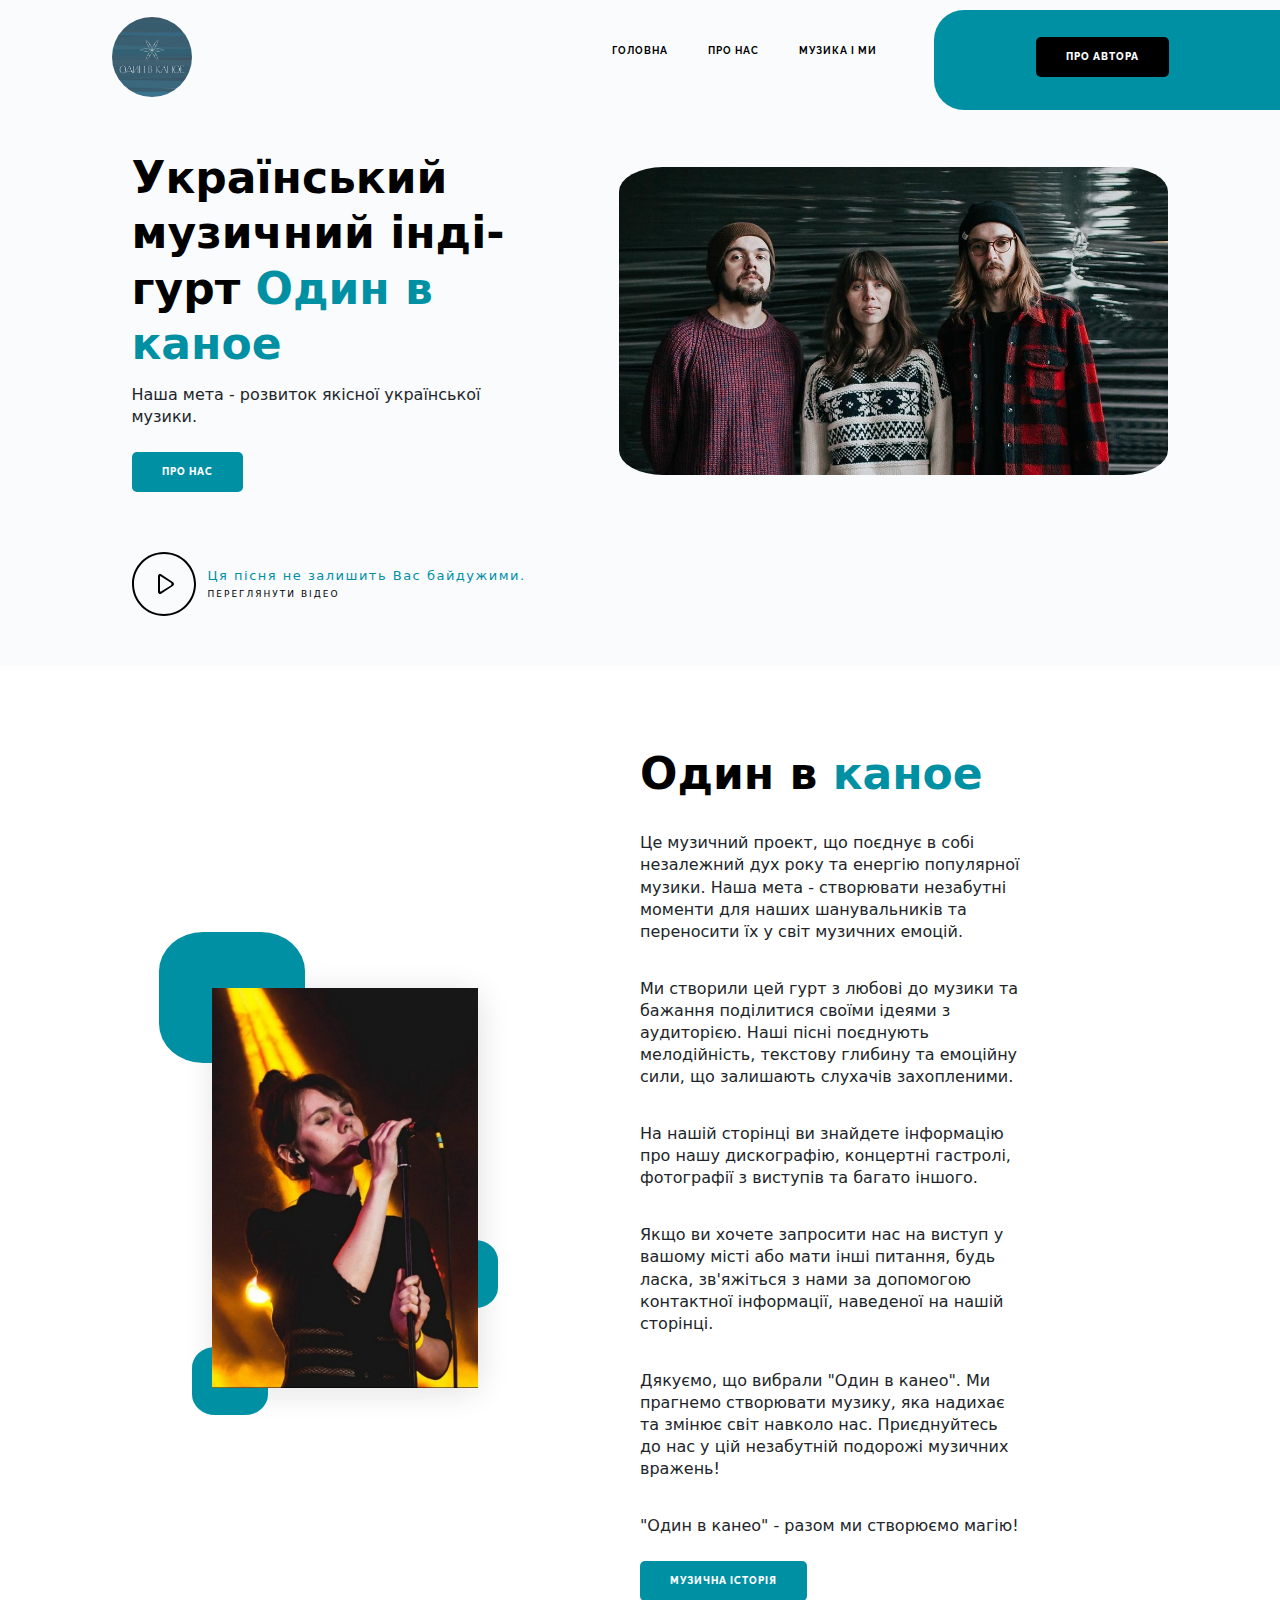
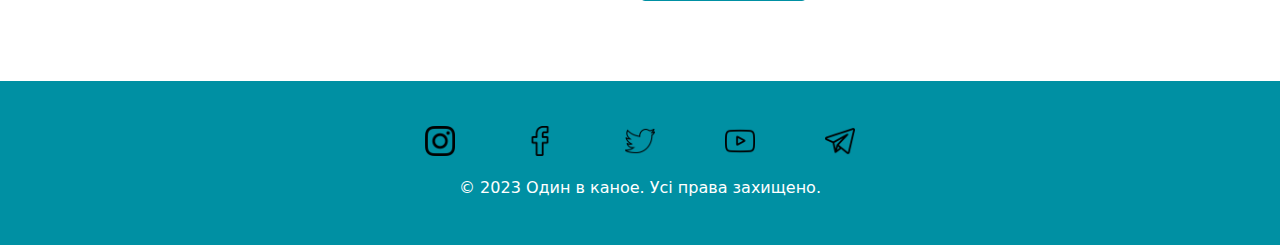
<file: index.html>
<!DOCTYPE html>
<html lang="uk">
  <head>
    <meta charset="UTF-8" />
    <meta name="viewport" content="width=device-width, initial-scale=1.0" />
    <link
      href="https://fonts.googleapis.com/css?family=Rubik:regular,700&display=swap"
      rel="stylesheet"
    />
    <link
      href="https://fonts.googleapis.com/css?family=Raleway:700,800&display=swap"
      rel="stylesheet"
    />
    <link rel="stylesheet" href="css/style.css" />
    <link rel="icon" type="image/x-icon" href="img/favicon.ico">
    <link href="css/bootstrap.css" rel="stylesheet">
    <title>Odun v kanoe</title>
  </head>
  <body>
    <div class="wrapper">
      <header id="open" class="header">
        <div id="close" class="header__container">
          <div class="header__logo">
            <img src="img/logo.jpg" alt="Logotype" class="img-logo">
          </div>
          <div class="header__menu menu">
            <nav id="menu" class="menu__body">
              <ul class="menu__list">
                <li class="menu__item">
                  <a href="index.html" class="menu__link">ГОЛОВНА</a>
                </li>
                <li class="menu__item">
                  <a href="about.html" class="menu__link">ПРО НАС</a>
                </li>
                <li class="menu__item">
                  <a href="music.html" class="menu__link">Музика і ми</a>
                </li>
              </ul>
            </nav>
          </div>

          <div class="header__button">
            <a href="me.html" class="button button-blue">Про автора</a>
            <a href="#open" class="icon-menu"><span></span></a>
            <a href="#close" class="close-icon-menu"></a>
          </div>
        </div>
      </header>

      <main class="main">
        <section class="get-started">
          <div class="get-started__container">
            <div class="get-started__content">
              <div class="get-started__block-text block-text">
                <h1 class="block-text__title block-text__title-blue">
                  Український музичний інді-гурт <span>Один в каное</span>
                </h1>
                <div class="block-text__text">
                  Наша мета - розвиток якісної української музики.
                </div>
                <a href="about.html" class="block-text__button button">ПРО НАС</a>
              </div>
            </div>
            <div class="get-started__image">
              <img src="img/1.jpg" alt="Гурт" class="img-bord">
            </div>
            <div class="get-started__video">
              <a href="https://www.youtube.com/watch?v=tepT4EcBTC0&pp=ygUf0L7QtNC40L0g0LIg0LrQsNC90L7QtSDQvdC10LHQvg%3D%3D" class="video-get-started">
                <div class="video-get-started__icon">
                  <img src="img/playroundedbuttonoutline_104668.svg" alt="Play">
                </div>
                <div class="video-get-started__body">
                  <div class="video-get-started__title">
                    Ця пісня не залишить Вас байдужими.
                  </div>
                  <div class="video-get-started__text">Переглянути відео</div>
                </div>
              </a>
            </div>
          </div>
        </section>
        <section class="kanoe">
          <div class="kanoe__container">
            <div class="kanoe__media">
              <div class="media-kanoe">
                <div class="media-kanoe__image">
                  <img src="img/10.jpg" alt="Гурт">
                </div>
                <div
                  class="media-kanoe__item media-kanoe__item-1"
                ></div>
                <div
                  class="media-kanoe__item media-kanoe__item-2"
                ></div>
                <div
                  class="media-kanoe__item media-kanoe__item-3"
                ></div>
              </div>
            </div>
            <div class="kanoe__content">
              <div class="kanoe__block-text block-text">
                <h2 class="block-text__title">
                  Один в <span>каное</span>
                </h2>
                <div class="block-text__text">
                  <p>
                    Це музичний проект, що поєднує в собі незалежний дух року та енергію популярної музики. Наша мета - створювати незабутні моменти для наших шанувальників та переносити їх у світ музичних емоцій.
                  </p>
                  <p>
                    Ми створили цей гурт з любові до музики та бажання поділитися своїми ідеями з аудиторією. Наші пісні поєднують мелодійність, текстову глибину та емоційну сили, що залишають слухачів захопленими.
                  </p> 
                  <p>
                   На нашій сторінці ви знайдете інформацію про нашу дискографію, концертні гастролі, фотографії з виступів та багато іншого.
                  </p>
                  <p>
                   Якщо ви хочете запросити нас на виступ у вашому місті або мати інші питання, будь ласка, зв'яжіться з нами за допомогою контактної інформації, наведеної на нашій сторінці.
                  </p>
                  <p>
                    Дякуємо, що вибрали "Один в канео". Ми прагнемо створювати музику, яка надихає та змінює світ навколо нас. Приєднуйтесь до нас у цій незабутній подорожі музичних вражень!
                  </p>
                  <p>
                    "Один в канео" - разом ми створюємо магію!
                  </p>
                </div>
                <a href="music.html" class="block-text__button button">Музична історія</a>
              </div>
            </div>
          </div>
        </section>
      </main>
      <footer class="footer">
        <div class="footer__container">
          <div class="footer__items">
            <a href="https://www.instagram.com/odynvkanoe" class="footer__item">
              <img src="img/instagram.png" alt="instagram" class="footer-img">
            </a>
            <a href="https://www.facebook.com/odynvkanoe" class="footer__item">
              <img src="img/facebook.png" alt="facebook" class="footer-img">
            </a>
            <a href="https://twitter.com/odynvkanoe" class="footer__item">
              <img src="img/twitter.png" alt="twitter" class="footer-img">
            </a>
            <a href="https://www.youtube.com/odynvkanoeofficial" class="footer__item">
              <img src="img/youtube.png" alt="youtube" class="footer-img">
            </a>
            <a href="https://t.me/odynvkanoe_official" class="footer__item">
              <img src="img/telegram.png" alt="telegram" class="footer-img">
            </a>
          </div>
          <a class="footer-gen">
            &copy; 2023 Один в каное. Усі права захищено.
          </a>
        </div>
      </footer>
    </div>
    <script src="js/bootstrap.bundle.js"></script>
		<script src="js/bootstrap.js"></script>
  </body>
</html>
</file>
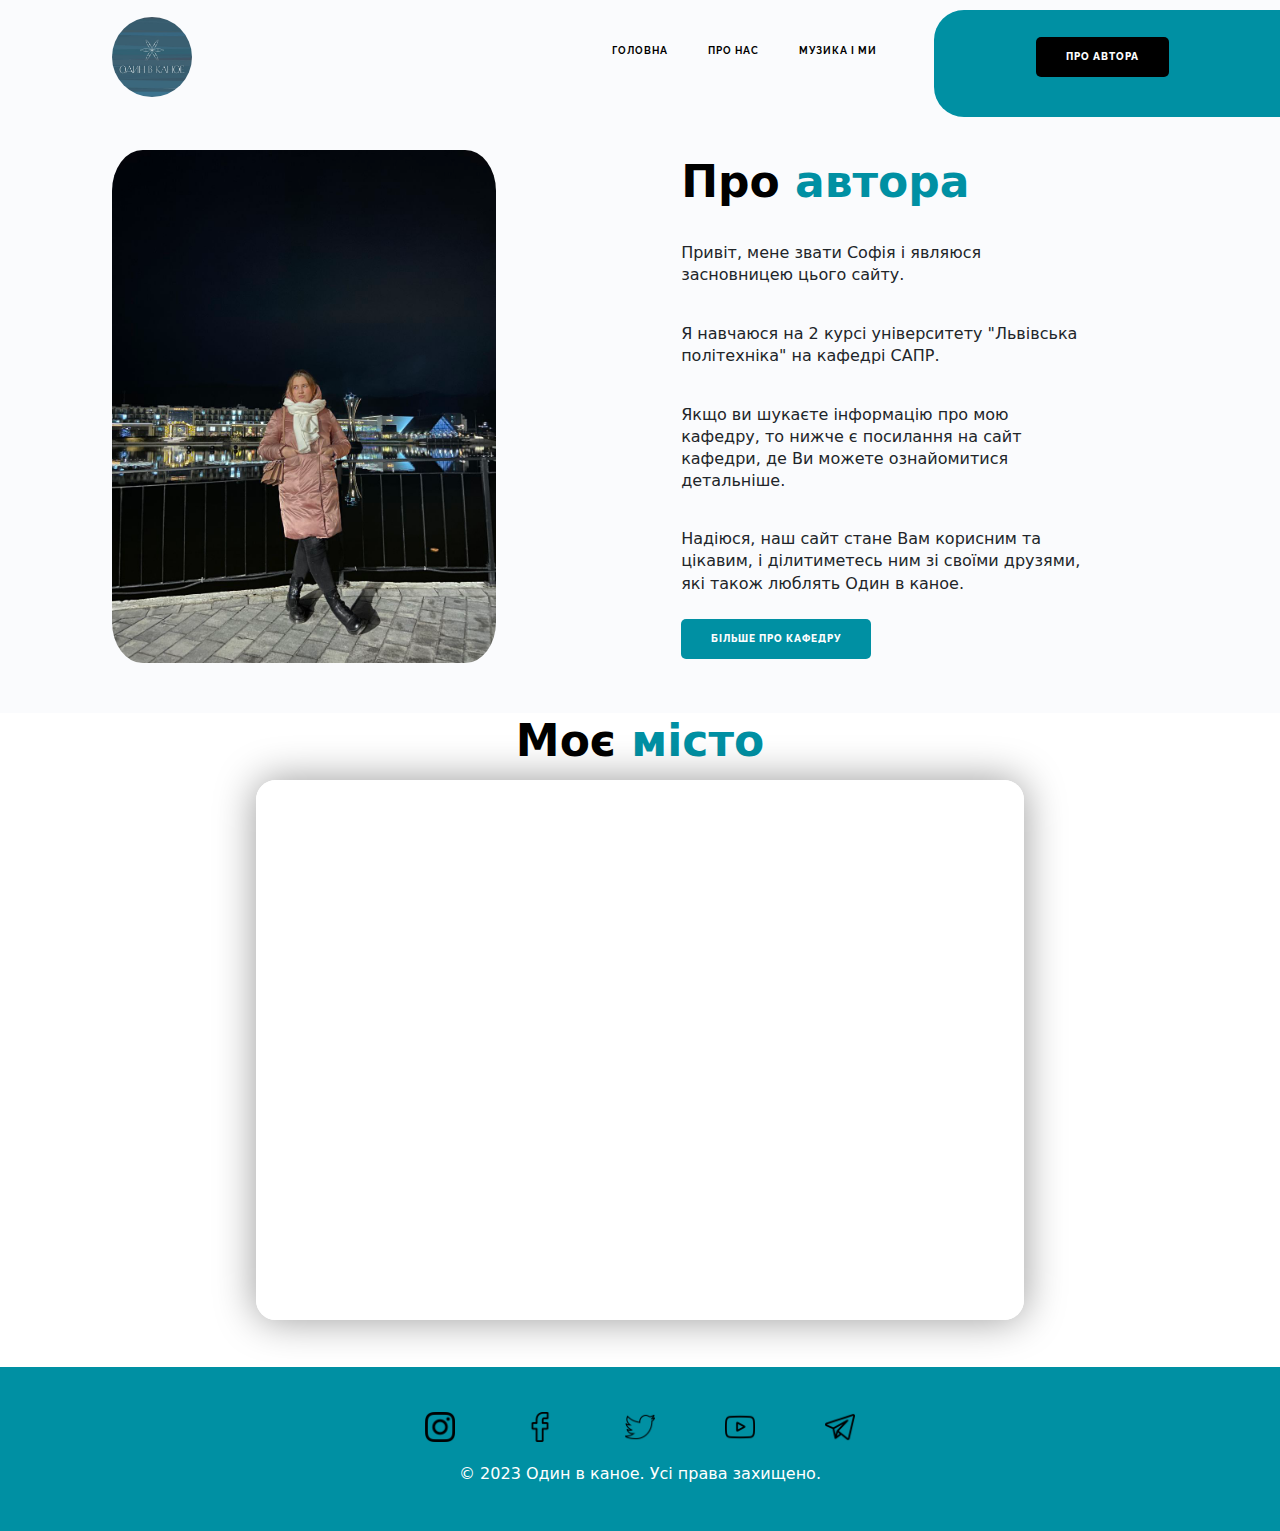
<file: me.html>
<!DOCTYPE html>
<html lang="uk">
  <head>
    <meta charset="UTF-8" />
    <meta name="viewport" content="width=device-width, initial-scale=1.0" />
    <link
      href="https://fonts.googleapis.com/css?family=Rubik:regular,700&display=swap"
      rel="stylesheet"
    />
    <link
      href="https://fonts.googleapis.com/css?family=Raleway:700,800&display=swap"
      rel="stylesheet"
    />
    <link rel="stylesheet" href="css/style.css" />
    <link rel="icon" type="image/x-icon" href="img/favicon.ico">
    <link href="css/bootstrap.css" rel="stylesheet">
    <title>Odun v kanoe</title>
  </head>
  <body>
    <div class="wrapper">
      <header id="open" class="header">
        <div id="close" class="header__container">
          <div class="header__logo">
            <img src="img/logo.jpg" alt="Logotype" class="img-logo">
          </div>
          <div class="header__menu menu">
            <nav id="menu" class="menu__body">
              <ul class="menu__list">
                <li class="menu__item">
                  <a href="index.html" class="menu__link">ГОЛОВНА</a>
                </li>
                <li class="menu__item">
                  <a href="about.html" class="menu__link">ПРО НАС</a>
                </li>
                <li class="menu__item">
                  <a href="music.html" class="menu__link">Музика і ми</a>
                </li>
              </ul>
            </nav>
          </div>

          <div class="header__button">
            <a href="me.html" class="button button-blue">Про автора</a>
            <a href="#open" class="icon-menu"><span></span></a>
            <a href="#close" class="close-icon-menu"></a>
          </div>
        </div>
      </header>

      <main class="main">
        <section class="get-started">
          <div class="get-started__container">
            <div class="get-started__image">
              <img src="img/me.jpg" alt="я" class="img-i">
            </div>
            <div class="get-started__content">
              <div class="get-started__block-text block-text">
                <h1 class="block-text__title block-text__title-blue">
                  Про <span>автора</span>
                </h1>
                <div class="block-text__text">
                 <p>Привіт, мене звати Софія і являюся засновницею цього сайту. </p> 
                 <p>Я навчаюся на 2 курсі університету "Львівська політехніка" на кафедрі САПР.</p>
                 <p>Якщо ви шукаєте інформацію про мою кафедру, то нижче є посилання на сайт кафедри, де Ви можете ознайомитися детальніше.</p>
                  <p>Надіюся, наш сайт стане Вам корисним та цікавим, і ділитиметесь ним зі своїми друзями, які також люблять Один в каное.</p>
                </div>
                <a href="https://cad.lpnu.ua/"  target="_blank" class="block-text__button button">Більше про кафедру</a>
              </div>
            </div>
          </div>
        </section>
        <div class="box">
          <h1 class="block-text__title block-text__title-blue" style="text-align: center;">
            Моє <span>місто</span>
          </h1>
          <iframe src="https://www.google.com/maps/embed?pb=!4v1685701611326!6m8!1m7!1sCAoSLEFGMVFpcE0xYm5NNzF0TlJpcXp6RUVWcDQwdmJNeDNmNHFsM3ZEVWRPemhW!2m2!1d49.8156876!2d24.128482!3f147.56167695765478!4f-22.22987864415623!5f0.7820865974627469" allowfullscreen="" loading="lazy" referrerpolicy="no-referrer-when-downgrade"></iframe>
        </div>
      </main>
      <footer class="footer">
        <div class="footer__container">
          <div class="footer__items">
            <a href="https://www.instagram.com/odynvkanoe" class="footer__item">
              <img src="img/instagram.png" alt="instagram" class="footer-img">
            </a>
            <a href="https://www.facebook.com/odynvkanoe" class="footer__item">
              <img src="img/facebook.png" alt="facebook" class="footer-img">
            </a>
            <a href="https://twitter.com/odynvkanoe" class="footer__item">
              <img src="img/twitter.png" alt="twitter" class="footer-img">
            </a>
            <a href="https://www.youtube.com/odynvkanoeofficial" class="footer__item">
              <img src="img/youtube.png" alt="youtube" class="footer-img">
            </a>
            <a href="https://t.me/odynvkanoe_official" class="footer__item">
              <img src="img/telegram.png" alt="telegram" class="footer-img">
            </a>
          </div>
          <a class="footer-gen">
            &copy; 2023 Один в каное. Усі права захищено.
          </a>
        </div>
      </footer>
    </div>
    <script src="js/bootstrap.bundle.js"></script>
		<script src="js/bootstrap.js"></script>
  </body>
</html>
</file>
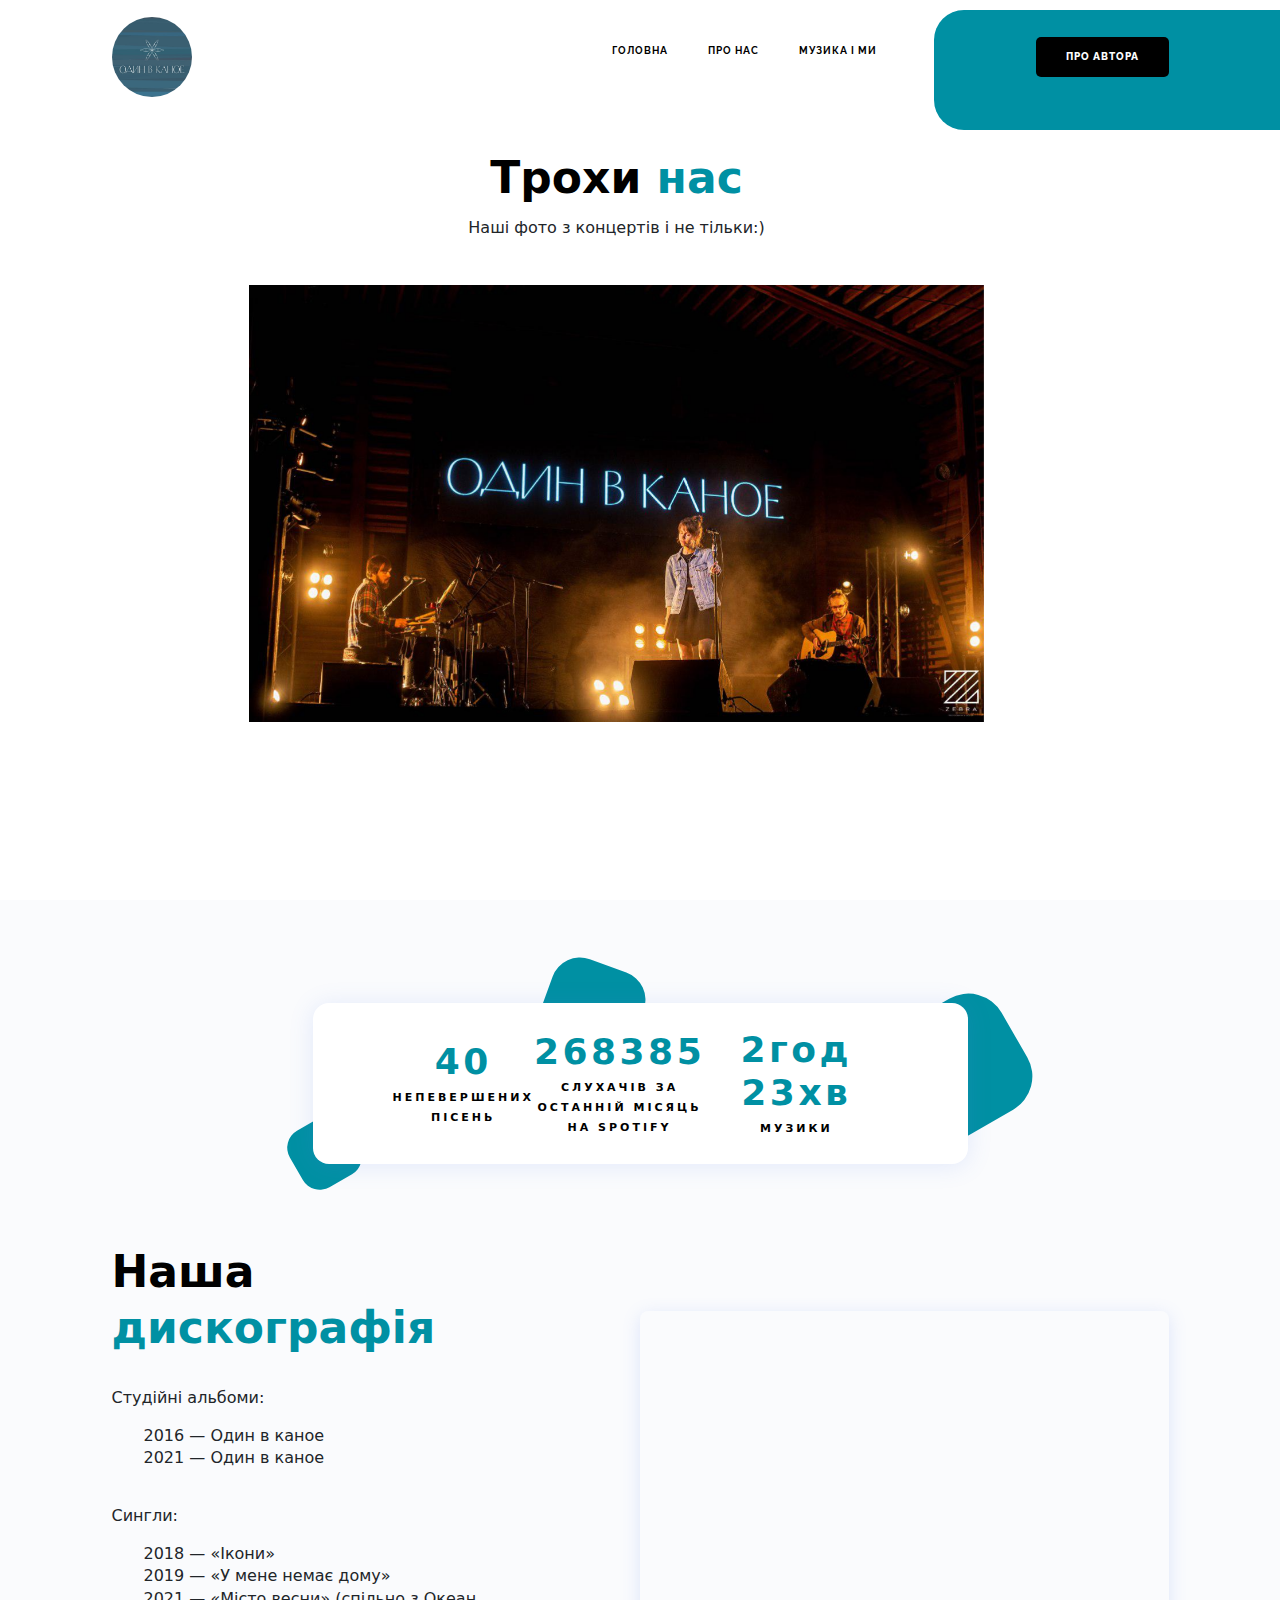
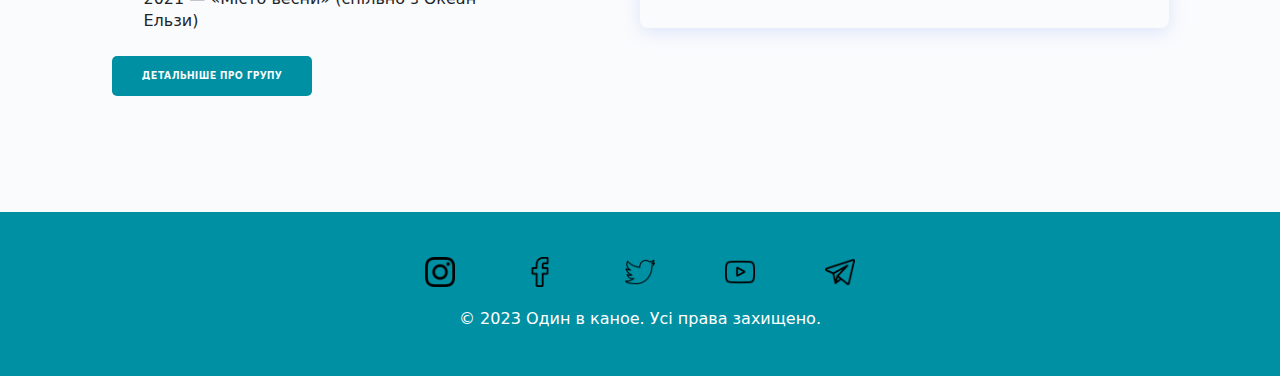
<file: music.html>
<!DOCTYPE html>
<html lang="uk">
  <head>
    <meta charset="UTF-8" />
    <meta name="viewport" content="width=device-width, initial-scale=1.0" />
    <link href="https://fonts.googleapis.com/css?family=Rubik:regular,700&display=swap" rel="stylesheet"/>
    <link href="https://fonts.googleapis.com/css?family=Raleway:700,800&display=swap" rel="stylesheet"/>
    <link rel="stylesheet" href="css/style.css" />
    <link rel="icon" type="image/x-icon" href="img/favicon.ico">
    <link href="css/bootstrap.css" rel="stylesheet">
    <title>Odun v kanoe</title>
  </head>
  <body>
    <div class="wrapper">
      <header id="open" class="header">
        <div id="close" class="header__container">
          <div class="header__logo">
            <img src="img/logo.jpg" alt="Logotype" class="img-logo">
          </div>
          <div class="header__menu menu">
            <nav id="menu" class="menu__body">
              <ul class="menu__list">
                <li class="menu__item">
                  <a href="index.html" class="menu__link">ГОЛОВНА</a>
                </li>
                <li class="menu__item">
                  <a href="about.html" class="menu__link">ПРО НАС</a>
                </li>
                <li class="menu__item">
                  <a href="music.html" class="menu__link">Музика і ми</a>
                </li>
              </ul>
            </nav>
          </div>

          <div class="header__button">
            <a href="me.html" class="button button-blue">Про автора</a>
            <a href="#open" class="icon-menu"><span></span></a>
            <a href="#close" class="close-icon-menu"></a>
          </div>
        </div>
      </header>

      <main class="main">
        <div class="get-started__container">
          <section class="band">
          <div class="band__container">
            <div class="band__block-text block-text block-text-center">
              <h2 class="block-text__title">
                Трохи <span>нас</span>
              </h2>
              <div class="block-text__text block-text__text-mw">
                Наші фото з концертів і не тільки:)
              </div>
            </div>
            <div class="band__items">
              <div id="carouselExampleAutoplaying" class="carousel slide" data-bs-ride="carousel">
                <div class="carousel-inner">
                  <div class="carousel-item active">
                    <img src="img/2.jpg" class="d-block w-100" alt="1">
                  </div>
                  <div class="carousel-item">
                    <img src="img/3.jpg" class="d-block w-100" alt="2">
                  </div>
                  <div class="carousel-item">
                    <img src="img/4.jpg" class="d-block w-100" alt="3">
                  </div>
                  <div class="carousel-item">
                    <img src="img/1.jpg" class="d-block w-100" alt="4">
                  </div>
                </div>
                <button class="carousel-control-prev" type="button" data-bs-target="#carouselExampleAutoplaying" data-bs-slide="prev">
                  <span class="carousel-control-prev-icon" aria-hidden="true"></span>
                  <span class="visually-hidden">Previous</span>
                </button>
                <button class="carousel-control-next" type="button" data-bs-target="#carouselExampleAutoplaying" data-bs-slide="next">
                  <span class="carousel-control-next-icon" aria-hidden="true"></span>
                  <span class="visually-hidden">Next</span>
                </button>
              </div>
              </div>
            </div>
          </div>
        </section>
        </div>
        
        <section class="group">
          <div class="group__container">
            <div class="group__statistics statistics-group">
              <div class="statistics-group__body body-statistics-group">
                <div class="body-statistics-group__item">
                  <div class="body-statistics-group__value">40</div>
                  <div class="body-statistics-group__text">непевершених пісень</div>
                </div>
                <div class="body-statistics-group__item">
                  <div class="body-statistics-group__value">268385</div>
                  <div class="body-statistics-group__text">слухачів за останній місяць на Spotify</div>
                </div>
                <div class="body-statistics-group__item">
                  <div class="body-statistics-group__value">2год 23хв</div>
                  <div class="body-statistics-group__text"> музики</div>
                </div>
              </div>
              <div
                class="statistics-group__decor statistics-group__decor-1"
              ></div>
              <div
                class="statistics-group__decor statistics-group__decor-2"
              ></div>
              <div
                class="statistics-group__decor statistics-group__decor-3"
              ></div>
            </div>
            <div class="group__body">
              <div class="group__content">
                <div class="group__block-text block-text">
                  <h2 class="block-text__title block-text__title-blue">
                    Наша <span>дискографія</span>
                  </h2>
                  <div class="block-text__text">
                    <p>Студійні альбоми:</p> 
                    <ul>
                      <li>2016 — Один в каное</li>
                      <li>2021 — Один в каное</li>
                    </ul>
                    <p>Сингли:</p> 
                    <ul>
                      <li>2018 — «Ікони»</li>
                      <li>2019 — «У мене немає дому»</li>
                      <li>2021 — «Місто весни» (спільно з Океан Ельзи)</li>
                    </ul>
                  </div>
                  <a href="about.html" class="block-text__button button">Детальніше про групу</a>
                </div>
              </div>
              <div class="group__video">
                <iframe src="https://www.youtube.com/embed/nldkpTccRfc" 
                title="YouTube video player" frameborder="0" 
                allow="accelerometer; autoplay; clipboard-write; 
                encrypted-media; gyroscope; picture-in-picture; 
                web-share" allowfullscreen></iframe>
              </div>
            </div>
          </div>
        </section>
      </main>
      <footer class="footer">
        <div class="footer__container">
          <div class="footer__items">
            <a href="https://www.instagram.com/odynvkanoe" class="footer__item">
              <img src="img/instagram.png" alt="instagram" class="footer-img">
            </a>
            <a href="https://www.facebook.com/odynvkanoe" class="footer__item">
              <img src="img/facebook.png" alt="facebook" class="footer-img">
            </a>
            <a href="https://twitter.com/odynvkanoe" class="footer__item">
              <img src="img/twitter.png" alt="twitter" class="footer-img">
            </a>
            <a href="https://www.youtube.com/odynvkanoeofficial" class="footer__item">
              <img src="img/youtube.png" alt="youtube" class="footer-img">
            </a>
            <a href="https://t.me/odynvkanoe_official" class="footer__item">
              <img src="img/telegram.png" alt="telegram" class="footer-img">
            </a>
          </div>
          <a class="footer-gen">
            &copy; 2023 Один в каное. Усі права захищено.
          </a>
        </div>
      </footer>
    </div>
    <script src="js/bootstrap.bundle.js"></script>
		<script src="js/bootstrap.js"></script>
  </body>
</html>
</file>
<file: css/style.css>
* {
  padding: 0;
  margin: 0;
  border: 0;
}

*,
*:before,
*:after {
  box-sizing: border-box;
}

:focus,
:active {
  outline: none;
}

a:focus,
a:active {
  outline: none;
}

nav,
header,
footer,
aside {
  display: block;
}

html,
body {
  height: 100%;
  line-height: 1;
}

body {
  width: 100%;
  -ms-text-size-adjust: 100%;
  -moz-text-size-adjust: 100%;
  -webkit-text-size-adjust: 100%;
  background-color: #fff;
  font-family: Rubik;
  font-size: 12px;
  color: #616161;
}

input,
button,
textarea {
  font-family: inherit;
}

input::-ms-clear {
  display: none;
}

button {
  cursor: pointer;
}

button::-moz-focus-inner {
  padding: 0;
  border: 0;
}

a,
a:visited {
  text-decoration: none;
}

a:hover {
  text-decoration: none;
}

ul li {
  list-style: none;
}

img {
  vertical-align: top;
}

h1,
h2,
h3,
h4,
h5,
h6 {
  font-size: inherit;
  font-weight: 400;
}

p {
  padding-top: 5%;
}

[class*="__container"] {
  max-width: 1087px;
  margin: 0 auto;
  padding: 0 15px;
}

/* PC */
@media (max-width: 1087px) {
  [class*="__container"] {
    max-width: 970px;
  }
}
/* TABLET */
@media (max-width: 991.98px) {
  [class*="__container"] {
    max-width: 750px;
  }
}
/* MOBILE */
@media (max-width: 767.98px) {
  [class*="__container"] {
    max-width: none;
  }
}

.wrapper {
  overflow: hidden;
  display: flex;
  flex-direction: column;
  min-height: 100%;
}

.main {
  flex: 1 1 auto;
}

.header {
  position: absolute;
  width: 100%;
  top: 0;
  left: 0;
  z-index: 50;
}
.header__container {
  display: flex;
  min-height: 114px;
  align-items: center;
}
.header__logo {
  position: relative;
  z-index: 5;
  width: 80px;
  height: 80px;
}

.img-logo {
  position: absolute;
  width: 100%;
  height: 100%;
  top: 0;
  left: 0;
  border-radius: 50%;
}

.header__menu {
  flex: 1 1 auto;
}
.menu {
  display: flex;
  justify-content: flex-end;
}
.menu__list {
  display: flex;
}

.menu__item {
  margin: 0 40px 0 0;
}

.menu__link {
  font-family: Raleway;
  text-transform: uppercase;
  font-weight: 700;
  font-size: 10px;
  line-height: 1.2;
  color: #000;
  letter-spacing: 1px;
}

.menu_link:hover {
  text-decoration: underline;
}

.header__button {
  position: relative;
  z-index: 5;
  flex: 0 0 252px;
  display: flex;
  justify-content: flex-end;
  align-items: center;
}

@media (max-width: 991.98px) {
  .menu__item {
    margin: 0 20px 0 0;
  }
  .header__button {
    flex: 0 0 170px;
  }
  .header__container {
    min-height: 80px;
  }
}

@media (max-width: 767.98px) {
  .menu__body {
    position: fixed;
    top: 0;
    left: -100%;
    width: 100%;
    height: 100%;
    overflow: auto;
    background-color: #fff;
    padding: 90px 15px 30px 15px;
    transition: left 0.5s;
  }

  .header:target .menu__body {
    left: 0;
  }

  .header:target .menu__body:before {
    content: "";
    position: fixed;
    left: 0;
    top: 0;
    height: 80px;
    width: 100%;
    background-color: #fff;
  }

  .menu__link {
    color: #000;
    font-size: 20px;
  }
  .menu__item {
    margin: 0 0 25px 0;
  }
  .menu__item:last-child {
    margin-bottom: 0;
  }
  .menu__list {
    flex-direction: column;
    justify-content: center;
    align-items: center;
  }
}

@media (max-width: 479.98px) {
  .header__logo {
    flex: 0 0 60px;
    height: 60px;
    overflow: hidden;
  }
}

.button {
  display: inline-block;
  font-family: Raleway;
  text-transform: uppercase;
  font-weight: 800;
  font-size: 10px;
  line-height: 12px;
  letter-spacing: 1px;
  color: #fcfdfe;
  padding: 14px 30px;
  border-radius: 5px;
  background-color: #0090a3;
  transition: background-color 0.3s ease 0s;
}

.button:hover {
  background-color: #0090a3;
}

.button-blue {
  background: #000000;
}

.button-blue:hover {
  background-color: #0090a3;
}

.close-icon-menu,
.icon-menu {
  display: none;
}

@media (max-width: 767.98px) {
  .icon-menu {
    display: flex;
    position: relative;
    flex: 0 0 30px;
    height: 18px;
    display: flex;
    flex-direction: column;
    justify-content: space-between;
    margin: 0 0 0 20px;
  }

  .icon-menu::before,
  .icon-menu::after {
    content: "";
    background-color: #000;
    height: 2px;
  }

  .close-icon-menu::before,
  .close-icon-menu::after {
    content: "";
    position: absolute;
    top: 50%;
    left: 0;
    width: 100%;
    background-color: #000;
    height: 2px;
  }

  .close-icon-menu::before {
    transform: rotate(45deg);
  }

  .close-icon-menu::after {
    transform: rotate(-45deg);
  }

  .close-icon-menu {
    flex: 0 0 30px;
    height: 30px;
    position: relative;
    margin: 0 0 0 20px;
  }

  .icon-menu span {
    height: 2px;
    background-color: #000;
  }

  .header:target .icon-menu {
    display: none;
  }

  .header:target .close-icon-menu {
    display: flex;
  }
}

/* =========GET-STARTED====================================================== */

.block-text-center {
  text-align: center;
}
.block-text__title {
  font-weight: 700;
  font-size: 44px;
  line-height: 126%;
  color: #000;
}

.block-text__title:not(:last-child) {
  margin: 0 0 12px 0;
}
.block-text__title span {
  color: #0090a3;
}
.block-text__title-blue span {
  color: #0090a3;
}
.block-text__text {
  line-height: 138.5%;
}

.block-text__text-mw {
  max-width: 620px;
  margin: 0 auto;
}

.block-text__text:not(:last-child) {
  margin: 0 0 24px 0;
}

@media (max-width: 767.98px) {
  .block-text__title {
    font-size: 34px;
  }
}
/* ======================================================== */

.get-started {
  background-color: #fafbfd;
}
.get-started__container {
  padding: 150px 15px 50px 15px;
  display: flex;
  flex-wrap: wrap;
  align-items: center;
  position: relative;
}

.get-started__container::before {
  content: "";
  position: absolute;
  width: 100%;
  height: 15%;
  right: 250px;
  top: 10px;
  border-radius: 30px 30px 30px 30px;
  background-color: #0090a3;
  transform: translate(100%, 0px);
}

.get-started__content {
  flex: 0 1 48%;
  padding: 0 20px;
}
.get-started__block-text {
  max-width: 410px;
}
.get-started__video {
  flex: 1 1 100%;
  padding: 60px 0 0 20px;
}
.video-get-started {
  display: inline-flex;
  align-items: center;
}
.video-get-started__icon {
  flex: 0 0 44px;
}
.video-get-started__body {
  padding: 0 0 0 12px;
}
.video-get-started__title {
  color: #0090a3;
  font-size: 13px;
  line-height: 126%;
  letter-spacing: 1.5px;
}
.video-get-started__title:not(:last-child) {
  margin: 0 0 5px 0;
}
.video-get-started__text {
  font-size: 9px;
  line-height: 126%;
  letter-spacing: 2px;
  text-transform: uppercase;
  color: #000;
}
.get-started__image {
  flex: 0 1 52%;
  position: relative;
  z-index: 2;
}

.img-i {
  width: 70%;
}

.get-started__image img {
  max-width: 100%;
  border-radius: 8%;
}

@media (max-width: 991.98px) {
  .get-started__container::before {
    right: 185px;
    border-radius: 20px 0 0 20px;
  }
}

@media (max-width: 767.98px) {
  .get-started__container {
    padding: 100px 15px 30px 15px;
  }
  .get-started__container::before {
    display: none;
  }

  .get-started__block-text {
    max-width: none;
  }

  .get-started__content {
    flex: 1 1 100%;
    padding: 0;
  }

  .get-started__image {
    flex: 1 1 100%;
    text-align: center;
    padding: 30px 0;
  }

  .get-started__video {
    padding: 0;
  }
}

/* ======kanoe========================================= */

.kanoe {
  padding: 80px 0;
}

.kanoe__container {
  display: flex;
  align-items: center;
}
.kanoe__media {
  flex: 0 1 50%;
}

.media-kanoe {
  width: 373px;
  text-align: center;
  position: relative;
  padding: 56px 0 27px 0;
}
.media-kanoe__image {
  position: relative;
  display: inline-block;
  box-shadow: 2px 4px 32px rgba(0, 0, 0, 0.12);
  border-radius: 16px;
  width: 71.5%;
}

.media-kanoe__image_1 {
  position: relative;
  display: inline-block;
  box-shadow: 2px 4px 32px rgba(0, 0, 0, 0.12);
  max-width: 80%;
}

.soul {
  /* padding-left: 100px; */
  /* height: 400px; */
  /* padding-left: 120px; */
}

.media-kanoe__image::after {
  content: "";
  position: absolute;
  bottom: -12px;
  left: 12px;
  width: 206px;
  height: 27px;
  background: rgba(240, 240, 240, 0.49);
  border-radius: 16px;
}

.media-kanoe__image_1::after {
  content: "";
  position: absolute;
  bottom: -12px;
  left: 12px;
  width: 206px;
  height: 27px;
  background: rgba(240, 240, 240, 0.49);
  border-radius: 16px;
}

.media-kanoe__image img {
  position: relative;
  z-index: 5;
  max-width: 100%;
}

.media-kanoe__image_1 img {
  position: relative;
  z-index: 5;
  max-width: 100%;
}

.kanoe__content {
  flex: 0 1 50%;
}
.kanoe__block-text {
  max-width: 380px;
}

.media-kanoe__item {
  position: absolute;
  background-color: #0090a3;
  border-radius: 30%;
  width: 20.6%;
  height: 14.2%;
}

.media-kanoe__item-1 {
  top: 0;
  left: 0;
  width: 39.4%;
  height: 27.1%;
}
.media-kanoe__item-2 {
  bottom: 0;
  left: 33px;
}
.media-kanoe__item-3 {
  right: 34px;
  bottom: 107px;
}

.media-kanoe__item-4 {
  top: 0;
  left: 0;
  height: 100%;
  border-radius: 10%;

  width: 100%;
}

@media (max-width: 991.98px) {
  .kanoe {
    padding: 40px 0;
  }
}
@media (min-width: 991.98px) {
  .kanoe__media {
    padding: 0 0 0 47px;
  }
}

@media (max-width: 767.98px) {
  .kanoe__container {
    flex-direction: column-reverse;
  }
  .kanoe__content {
    margin: 0 0 30px 0;
  }
  .kanoe {
    padding: 30px 0;
  }
}

@media (max-width: 479.98px) {
  .media-kanoe {
    /* width: 290px; */
  }
}

/* ===============group================== */

.group {
  background-color: #fafbfd;
  padding: 103px 0 116px 0;
}

.group__block-text {
  max-width: 400px;
}
.statistics-group {
  max-width: 655px;
  margin: 0 auto;
  position: relative;
}

.group__body {
  display: flex;
  align-items: center;
}

.group__content {
  flex: 0 1 50%;
  padding: 0 20px 0 0;
}

.group__video {
  flex: 0 1 50%;
  padding: 0 0 30% 0;
  position: relative;
  box-shadow: 0px 4px 18px rgba(88, 126, 236, 0.18);
  border-radius: 8px;
  overflow: hidden;
}

.group__video iframe {
  position: absolute;
  width: 100%;
  height: 100%;
  top: 0;
  left: 0;
  object-fit: cover;
}

@media (max-width: 767.98px) {
  .group {
    padding: 80px 0 30px 0;
  }
  .group__body {
    align-items: stretch;
    flex-direction: column;
  }
  .group__video {
    padding: 0 0 58% 0;
  }
  .group__content {
    padding: 0;
    margin: 0 0 30px 0;
  }
}

.statistics-group__body {
  position: relative;
  z-index: 2;
  background-color: #fff;
  box-shadow: 0px 2px 24px rgba(88, 126, 236, 0.15);
  border-radius: 16px;
  margin: 0 0 80px 0;
}
.statistics-group__decor {
  position: absolute;
  background-color: #0090a3;
  border-radius: 30%;
}
.statistics-group__decor-1 {
  width: 65px;
  height: 65px;
  transform: rotate(-30deg);
  bottom: -21px;
  left: -21px;
}
.statistics-group__decor-2 {
  width: 97px;
  height: 97px;
  right: 50%;
  top: -40px;
  transform: rotate(20deg);
}
.statistics-group__decor-3 {
  width: 128px;
  height: 128px;
  right: -55px;
  top: 0px;
  transform: rotate(-30deg);
}

.body-statistics-group {
  padding: 25px 80px;
  display: flex;
  align-items: center;
}
.body-statistics-group__item {
  flex: 0 1 25%;
  text-align: center;
}
.body-statistics-group__item:last-child {
  flex: 0 1 50%;
}
.body-statistics-group__value {
  font-weight: 700;
  font-size: 36px;
  line-height: 1.2;
  letter-spacing: 3.5px;
  color: #0090a3;
  margin-bottom: 5px;
}
.body-statistics-group__text {
  font-weight: 700;
  font-size: 11px;
  line-height: 1.8;
  letter-spacing: 3px;
  text-transform: uppercase;
  color: #000;
}

@media (max-width: 767.98px) {
  .statistics-group__body {
    margin: 0 0 50px 0;
  }
  .body-statistics-group {
    padding: 25px;
  }
}

@media (max-width: 479.98px) {
  .body-statistics-group {
    flex-direction: column;
  }
  .body-statistics-group__item:not(:last-child) {
    margin: 0 0 15px 0;
  }
}

/* ==========band========================= */

.band {
  padding: 0px 0 30px 0;
}

.band__block-text {
  margin: 0 0 45px 0;
}

.band__column {
  position: relative;
  padding: 0 36px;
  flex: 0 1 33.333%;
}

.band__items {
  display: flex;
  max-width: 980px;
  margin: 0 auto;
  /* gap: 72px; */
}

.item-band {
  height: 100%;
  z-index: 2;
  position: relative;
  background: #fff;
  box-shadow: 0px 4px 18px rgba(88, 126, 236, 0.18);
  border-radius: 8px;
  display: flex;
  flex-direction: column;
  align-items: center;
  text-align: center;
  padding: 35px 17px;
}
.item-band__icon {
  margin: 0 0 58px 0;
}
.item-band__title {
  font-size: 16px;
  font-weight: 700;
  line-height: 138.5%;

  color: #000;
  margin: 0 0 4px 0;
}
.item-band__text {
  line-height: 138.5%;
}

.band_photo {
  height: 250px;
}

.band__column-1::before,
.band__column-1::after {
  position: absolute;
  content: "";
  background-color: #0090a3;
  border-radius: 16px;
}

.band__column-1::before {
  width: 65px;
  height: 65px;
  bottom: -35px;
  left: 15px;
  transform: rotate(-30deg);
}

.band__column-1::after {
  width: 97px;
  height: 97px;
  top: 31px;
  right: -15px;
  border-radius: 30px;
  transform: rotate(15deg);
}

.band__column-2::after {
  position: absolute;
  content: "";
  background-color: #0090a3;
  border-radius: 16px;
  width: 127px;
  height: 127px;
  bottom: -25px;
  right: -45px;
  border-radius: 30px;
  transform: rotate(-30deg);
}

.band__column-3::after {
  position: absolute;
  content: "";
  background-color: #0090a3;
  border-radius: 16px;
  width: 65px;
  height: 65px;
  top: -40px;
  right: 20px;
  border-radius: 16px;
  transform: rotate(-30deg);
}

@media (max-width: 1087px) {
  .band__column {
    padding: 0 15px;
  }
}

@media (max-width: 991.98px) {
  .band {
    padding: 30px 0 30px 0;
  }
  .band__items {
    flex-direction: column;
  }
  .band__column:not(:last-child) {
    margin: 0 0 25px 0;
  }
}

/* ========FOOTER========================= */

.footer {
  padding: 45px 0;
  background-color: #0090a3;
  color: #fff;
  text-align: center;
}

.footer__items {
  display: flex;
  column-gap: 50px;
  row-gap: 25px;
  justify-content: center;
  align-items: center;
  color: #fff;
}

.footer-gen {
  display: flex;
  margin-top: 10px;
  align-items: center;
  justify-content: center;
}

.footer-img {
  width: 30px;
  display: flex;
  margin: 0px 10px 10px 10px;
  align-items: center;
  justify-content: center;
}

@media (max-width: 500px) {
  .footer {
    padding: 30px 0;
  }
  .footer__items {
    flex-direction: column;
  }
}

.box {
  margin: auto auto 40px auto;
  width: 60%;
}

.box iframe {
  border-radius: 20px;
  border: 2px solid #fff;
  box-shadow: 0 0 40px rgba(0, 0, 0, 0.4);
  width: 100%;
  height: 60vh;
}
</file>
